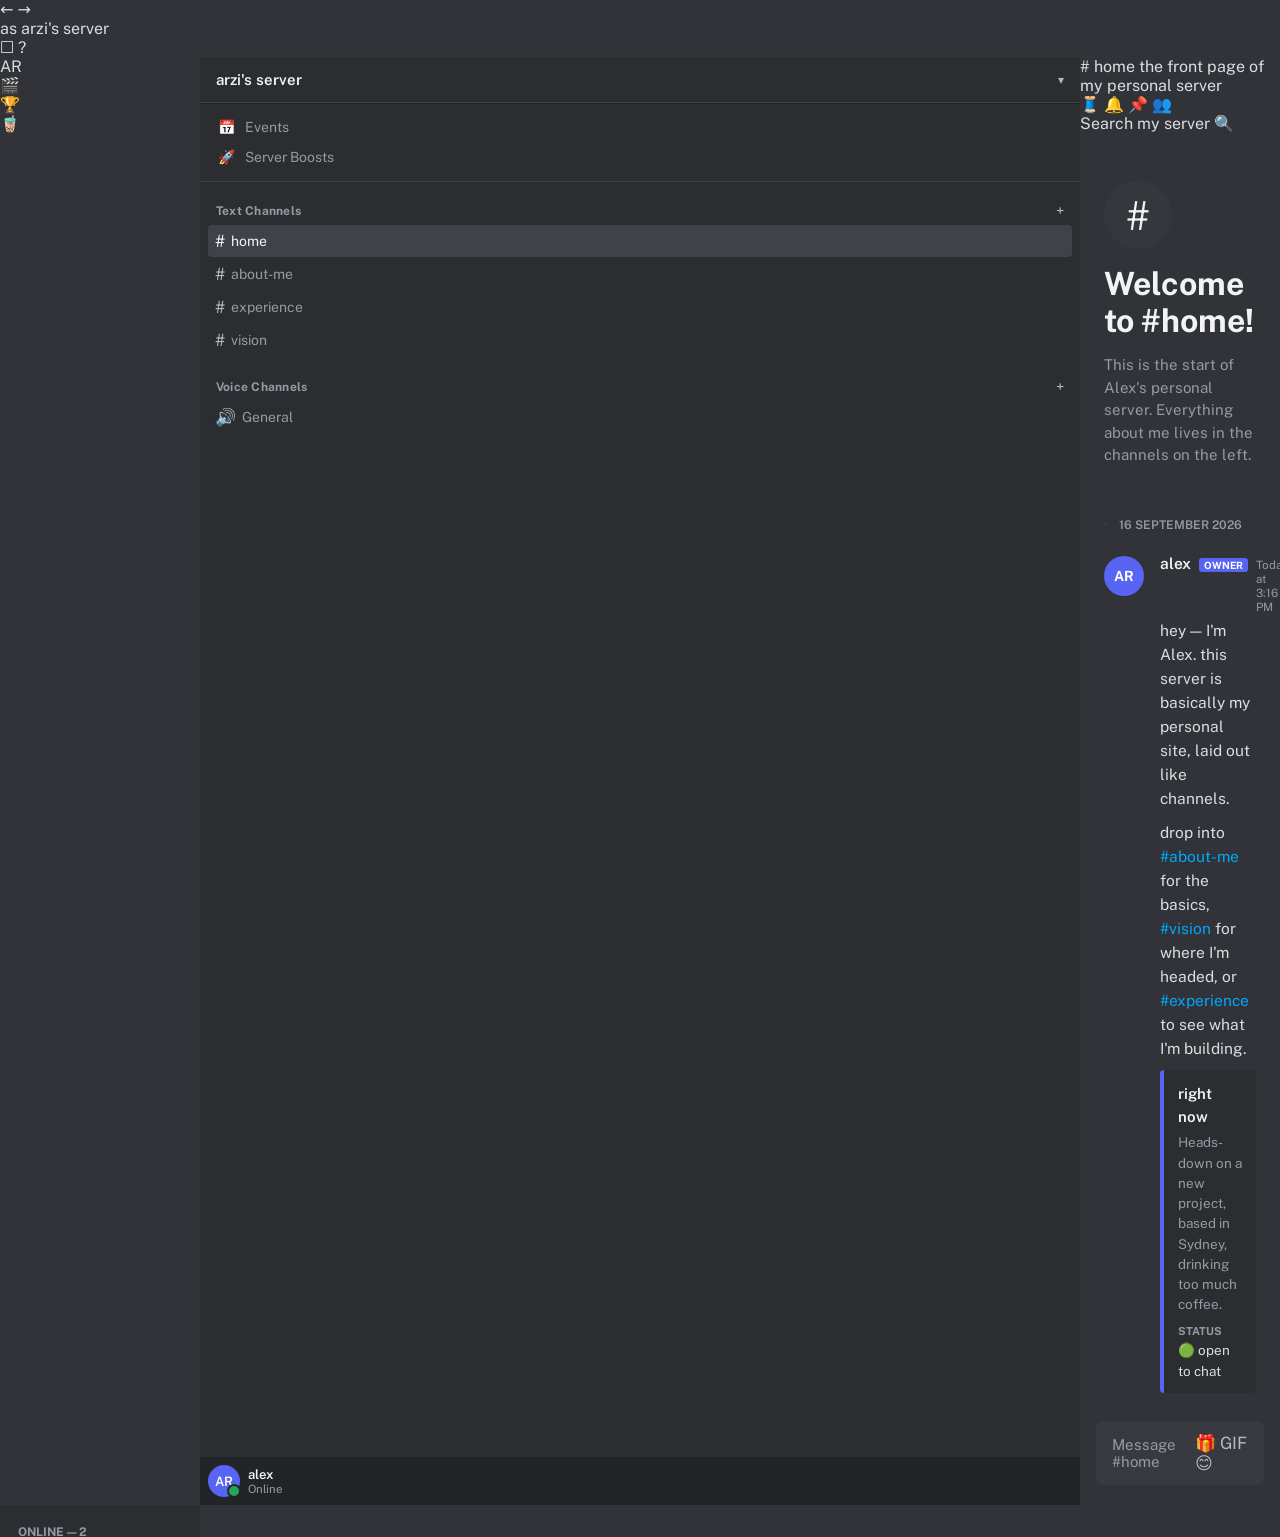
<file: index.html>
<!DOCTYPE html>
<html lang="en">
<head>
<meta charset="UTF-8">
<meta name="viewport" content="width=device-width, initial-scale=1.0">
<title>arzi's server — #home</title>
<link rel="preconnect" href="https://fonts.googleapis.com">
<link rel="preconnect" href="https://fonts.gstatic.com" crossorigin>
<link href="https://fonts.googleapis.com/css2?family=Ginto:wght@400;500;600;700&family=Public+Sans:wght@400;500;600;700&display=swap" rel="stylesheet">
<link rel="stylesheet" href="style.css">
</head>
<body>

<!-- WINDOW CHROME -->
<div class="window-bar">
  <div class="traffic">
    <span class="dot red"></span>
    <span class="dot yellow"></span>
    <span class="dot green"></span>
  </div>
  <div class="nav-arrows">
    <span>&#8592;</span>
    <span>&#8594;</span>
  </div>
  <div class="title-pill">
    <span class="mini-avatar">as</span>
    <span>arzi's server</span>
  </div>
  <div class="right-icons">
    <span title="Inbox">&#9744;</span>
    <span title="Help">?</span>
  </div>
</div>

<div class="mobile-bar">
  <button id="openSidebar" aria-label="Open channels">☰</button>
  <span class="hash" style="color:var(--icon);font-size:18px;">#</span>
  <span class="mcname">home</span>
</div>

<div class="sidebar-overlay" id="overlay"></div>

<div class="app">

  <!-- SERVER RAIL -->
  <nav class="server-rail" aria-label="Servers">
    <div class="server-icon active" title="arzi's server">AR</div>
    <div class="server-divider"></div>
    <div class="server-icon" title="other server">🎬</div>
    <div class="server-icon" title="other server">🏆</div>
    <div class="server-icon" title="other server">🧋</div>
  </nav>

  <!-- CHANNEL SIDEBAR -->
  <nav class="channel-sidebar" id="channelSidebar">
    <div class="server-header">
      <span>arzi's server</span>
      <div class="server-header-icons">
        <span class="chev">▾</span>
      </div>
    </div>

    <div class="rail-links">
      <a class="rail-link" href="#"><span class="rl-icon">📅</span> Events</a>
      <a class="rail-link" href="#"><span class="rl-icon">🚀</span> Server Boosts</a>
    </div>

    <div class="channel-list" aria-label="Channels">
      <div class="category-label">
        <span>Text Channels</span>
        <span class="cat-plus">+</span>
      </div>
      <a class="channel-item" href="index.html" aria-current="true">
        <span class="hash">#</span> home
      </a>
      <a class="channel-item" href="about-me.html">
        <span class="hash">#</span> about-me
      </a>
      <a class="channel-item" href="experience.html">
        <span class="hash">#</span> experience
      </a>
      <a class="channel-item" href="vision.html">
        <span class="hash">#</span> vision
      </a>

      <div class="category-label" style="margin-top:16px;">
        <span>Voice Channels</span>
        <span class="cat-plus">+</span>
      </div>
      <div class="channel-item voice-item">
        <span class="hash">🔊</span> General
      </div>
    </div>
    <div class="user-footer">
      <div class="user-avatar">AR</div>
      <div>
        <div class="uname">alex</div>
        <div class="ustatus">Online</div>
      </div>
    </div>
  </nav>

  <!-- MAIN -->
  <div class="main">
    <div class="top-bar">
      <span class="hash">#</span>
      <span class="cname">home</span>
      <span class="topic">the front page of my personal server</span>
      <div class="top-bar-icons">
        <span class="tb-icon" title="Threads">🧵</span>
        <span class="tb-icon" title="Notifications">🔔</span>
        <span class="tb-icon" title="Pinned messages">📌</span>
        <span class="tb-icon" title="Members">👥</span>
        <div class="search-box">
          <span>Search my server</span>
          <span class="search-icon">🔍</span>
        </div>
      </div>
    </div>

    <div class="chat-scroll">
      <section class="panel active">
<div class="channel-intro">
          <div class="big-hash">#</div>
          <h1>Welcome to #home!</h1>
          <p>This is the start of Alex's personal server. Everything about me lives in the channels on the left.</p>
        </div>

        <div class="day-divider">16 SEPTEMBER 2026</div>

        <div class="message">
          <div class="msg-avatar">AR</div>
          <div class="msg-body">
            <div class="msg-head">
              <span class="msg-name">alex</span>
              <span class="msg-badge">OWNER</span>
              <span class="msg-time">Today at 3:16 PM</span>
            </div>
            <div class="msg-text">
              <p>hey — I'm Alex. this server is basically my personal site, laid out like channels.</p>
              <p>drop into <a href="about-me.html">#about-me</a> for the basics, <a href="vision.html">#vision</a> for where I'm headed, or <a href="experience.html">#experience</a> to see what I'm building.</p>
              <div class="embed">
                <div class="e-title">right now</div>
                <div class="e-desc">Heads-down on a new project, based in Sydney, drinking too much coffee.</div>
                <div class="e-field">
                  <div class="fk">STATUS</div>
                  <div class="fv">🟢 open to chat</div>
                </div>
              </div>
            </div>
          </div>
        </div>
      </section>
    </div>

    <div class="composer">
      <div class="composer-box">
        <span>Message #home</span>
        <span class="composer-icons">🎁 GIF 😊</span>
      </div>
    </div>
  </div>

  <!-- MEMBERS -->
  <aside class="members">
    <div class="glabel">ONLINE — 2</div>
    <div class="member">
      <div class="mav">AR</div>
      <div class="mtext">
        <div><span class="mname">alex</span><span class="mrole">👑</span></div>
        <div class="mstatus">🎵 building this site</div>
      </div>
    </div>
    <div class="member">
      <div class="mav bot">🎵</div>
      <div class="mtext">
        <div><span class="mname">Playlist</span><span class="mtag">APP</span></div>
      </div>
    </div>
  </aside>

</div>

<script src="script.js"></script>

</body>
</html>
</file>
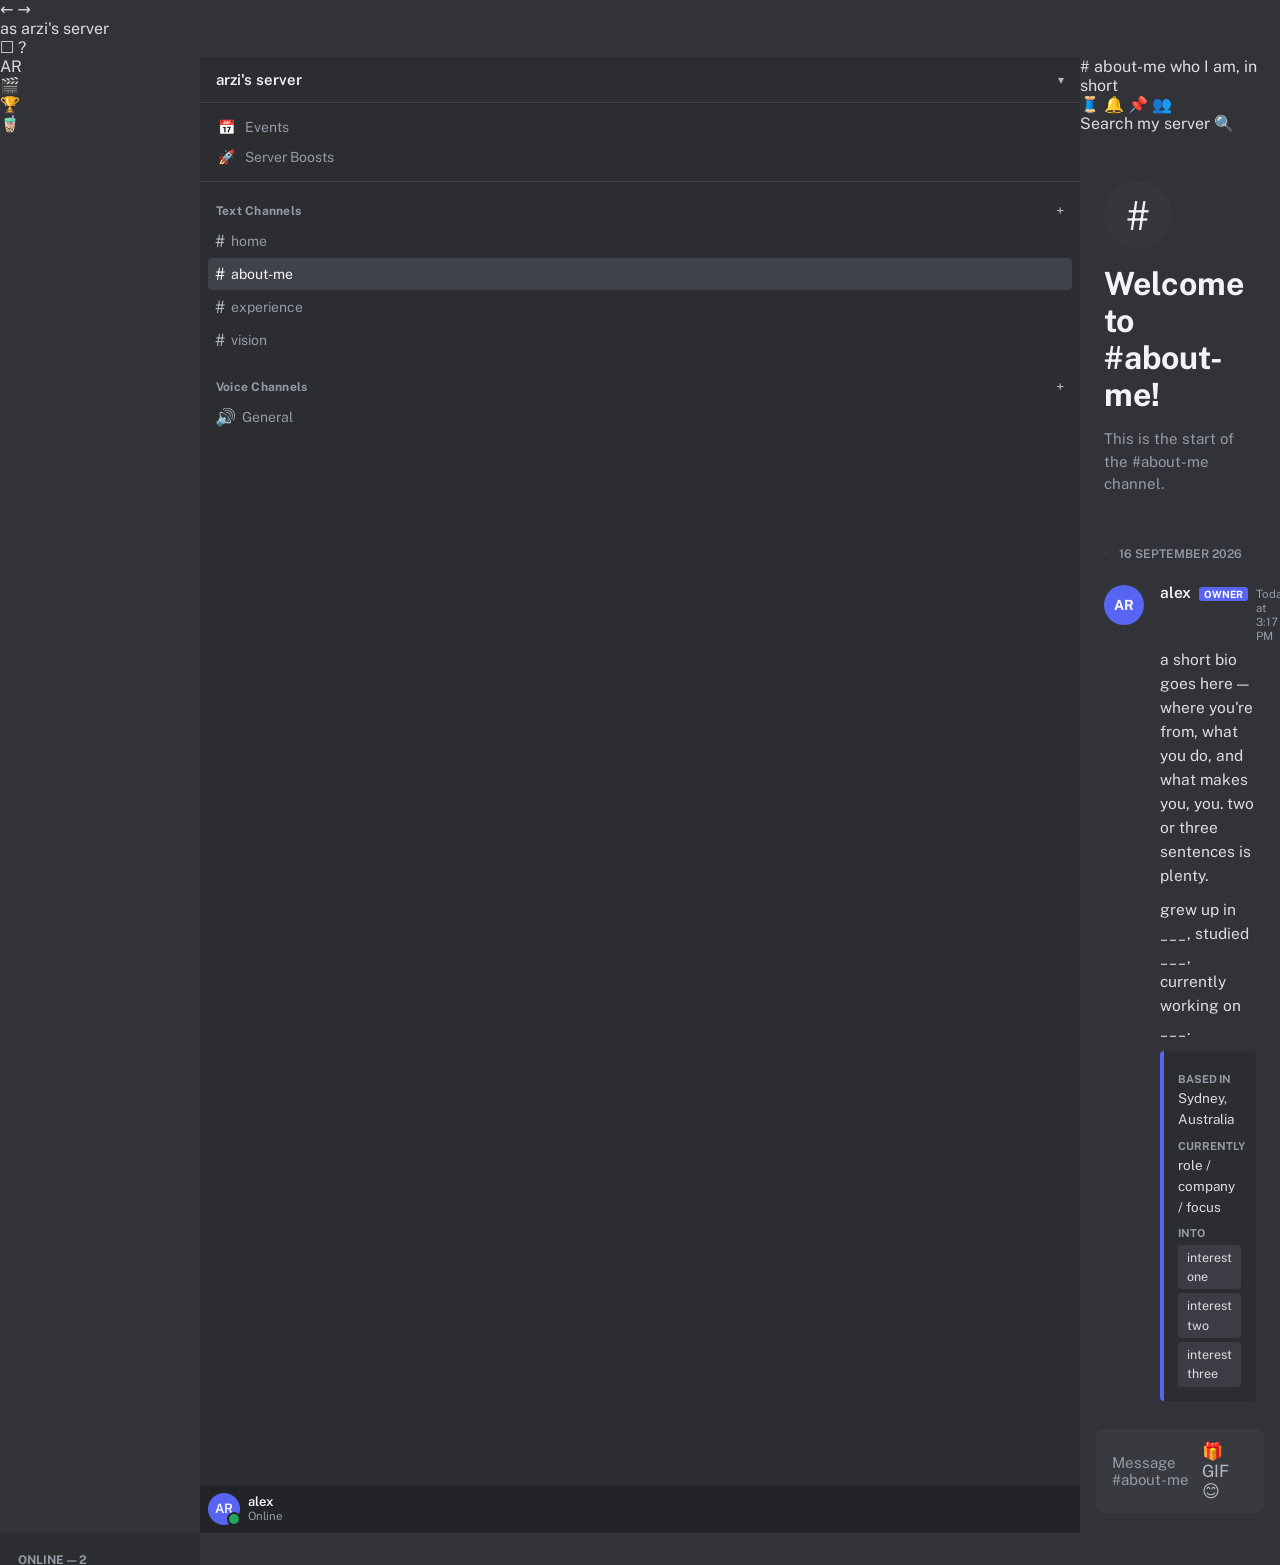
<file: about-me.html>
<!DOCTYPE html>
<html lang="en">
<head>
<meta charset="UTF-8">
<meta name="viewport" content="width=device-width, initial-scale=1.0">
<title>arzi's server — #about-me</title>
<link rel="preconnect" href="https://fonts.googleapis.com">
<link rel="preconnect" href="https://fonts.gstatic.com" crossorigin>
<link href="https://fonts.googleapis.com/css2?family=Ginto:wght@400;500;600;700&family=Public+Sans:wght@400;500;600;700&display=swap" rel="stylesheet">
<link rel="stylesheet" href="style.css">
</head>
<body>

<!-- WINDOW CHROME -->
<div class="window-bar">
  <div class="traffic">
    <span class="dot red"></span>
    <span class="dot yellow"></span>
    <span class="dot green"></span>
  </div>
  <div class="nav-arrows">
    <span>&#8592;</span>
    <span>&#8594;</span>
  </div>
  <div class="title-pill">
    <span class="mini-avatar">as</span>
    <span>arzi's server</span>
  </div>
  <div class="right-icons">
    <span title="Inbox">&#9744;</span>
    <span title="Help">?</span>
  </div>
</div>

<div class="mobile-bar">
  <button id="openSidebar" aria-label="Open channels">☰</button>
  <span class="hash" style="color:var(--icon);font-size:18px;">#</span>
  <span class="mcname">about-me</span>
</div>

<div class="sidebar-overlay" id="overlay"></div>

<div class="app">

  <!-- SERVER RAIL -->
  <nav class="server-rail" aria-label="Servers">
    <div class="server-icon active" title="arzi's server">AR</div>
    <div class="server-divider"></div>
    <div class="server-icon" title="other server">🎬</div>
    <div class="server-icon" title="other server">🏆</div>
    <div class="server-icon" title="other server">🧋</div>
  </nav>

  <!-- CHANNEL SIDEBAR -->
  <nav class="channel-sidebar" id="channelSidebar">
    <div class="server-header">
      <span>arzi's server</span>
      <div class="server-header-icons">
        <span class="chev">▾</span>
      </div>
    </div>

    <div class="rail-links">
      <a class="rail-link" href="#"><span class="rl-icon">📅</span> Events</a>
      <a class="rail-link" href="#"><span class="rl-icon">🚀</span> Server Boosts</a>
    </div>

    <div class="channel-list" aria-label="Channels">
      <div class="category-label">
        <span>Text Channels</span>
        <span class="cat-plus">+</span>
      </div>
      <a class="channel-item" href="index.html">
        <span class="hash">#</span> home
      </a>
      <a class="channel-item" href="about-me.html" aria-current="true">
        <span class="hash">#</span> about-me
      </a>
      <a class="channel-item" href="experience.html">
        <span class="hash">#</span> experience
      </a>
      <a class="channel-item" href="vision.html">
        <span class="hash">#</span> vision
      </a>

      <div class="category-label" style="margin-top:16px;">
        <span>Voice Channels</span>
        <span class="cat-plus">+</span>
      </div>
      <div class="channel-item voice-item">
        <span class="hash">🔊</span> General
      </div>
    </div>
    <div class="user-footer">
      <div class="user-avatar">AR</div>
      <div>
        <div class="uname">alex</div>
        <div class="ustatus">Online</div>
      </div>
    </div>
  </nav>

  <!-- MAIN -->
  <div class="main">
    <div class="top-bar">
      <span class="hash">#</span>
      <span class="cname">about-me</span>
      <span class="topic">who I am, in short</span>
      <div class="top-bar-icons">
        <span class="tb-icon" title="Threads">🧵</span>
        <span class="tb-icon" title="Notifications">🔔</span>
        <span class="tb-icon" title="Pinned messages">📌</span>
        <span class="tb-icon" title="Members">👥</span>
        <div class="search-box">
          <span>Search my server</span>
          <span class="search-icon">🔍</span>
        </div>
      </div>
    </div>

    <div class="chat-scroll">
      <section class="panel active">
<div class="channel-intro">
          <div class="big-hash">#</div>
          <h1>Welcome to #about-me!</h1>
          <p>This is the start of the #about-me channel.</p>
        </div>

        <div class="day-divider">16 SEPTEMBER 2026</div>

        <div class="message">
          <div class="msg-avatar">AR</div>
          <div class="msg-body">
            <div class="msg-head">
              <span class="msg-name">alex</span>
              <span class="msg-badge">OWNER</span>
              <span class="msg-time">Today at 3:17 PM</span>
            </div>
            <div class="msg-text">
              <p>a short bio goes here — where you're from, what you do, and what makes you, you. two or three sentences is plenty.</p>
              <p>grew up in ___, studied ___, currently working on ___.</p>
              <div class="embed">
                <div class="e-field">
                  <div class="fk">BASED IN</div>
                  <div class="fv">Sydney, Australia</div>
                </div>
                <div class="e-field">
                  <div class="fk">CURRENTLY</div>
                  <div class="fv">role / company / focus</div>
                </div>
                <div class="e-field">
                  <div class="fk">INTO</div>
                  <div class="fv">
                    <span class="pill-tag">interest one</span>
                    <span class="pill-tag">interest two</span>
                    <span class="pill-tag">interest three</span>
                  </div>
                </div>
              </div>
            </div>
          </div>
        </div>
      </section>
    </div>

    <div class="composer">
      <div class="composer-box">
        <span>Message #about-me</span>
        <span class="composer-icons">🎁 GIF 😊</span>
      </div>
    </div>
  </div>

  <!-- MEMBERS -->
  <aside class="members">
    <div class="glabel">ONLINE — 2</div>
    <div class="member">
      <div class="mav">AR</div>
      <div class="mtext">
        <div><span class="mname">alex</span><span class="mrole">👑</span></div>
        <div class="mstatus">🎵 building this site</div>
      </div>
    </div>
    <div class="member">
      <div class="mav bot">🎵</div>
      <div class="mtext">
        <div><span class="mname">Playlist</span><span class="mtag">APP</span></div>
      </div>
    </div>
  </aside>

</div>

<script src="script.js"></script>

</body>
</html>
</file>
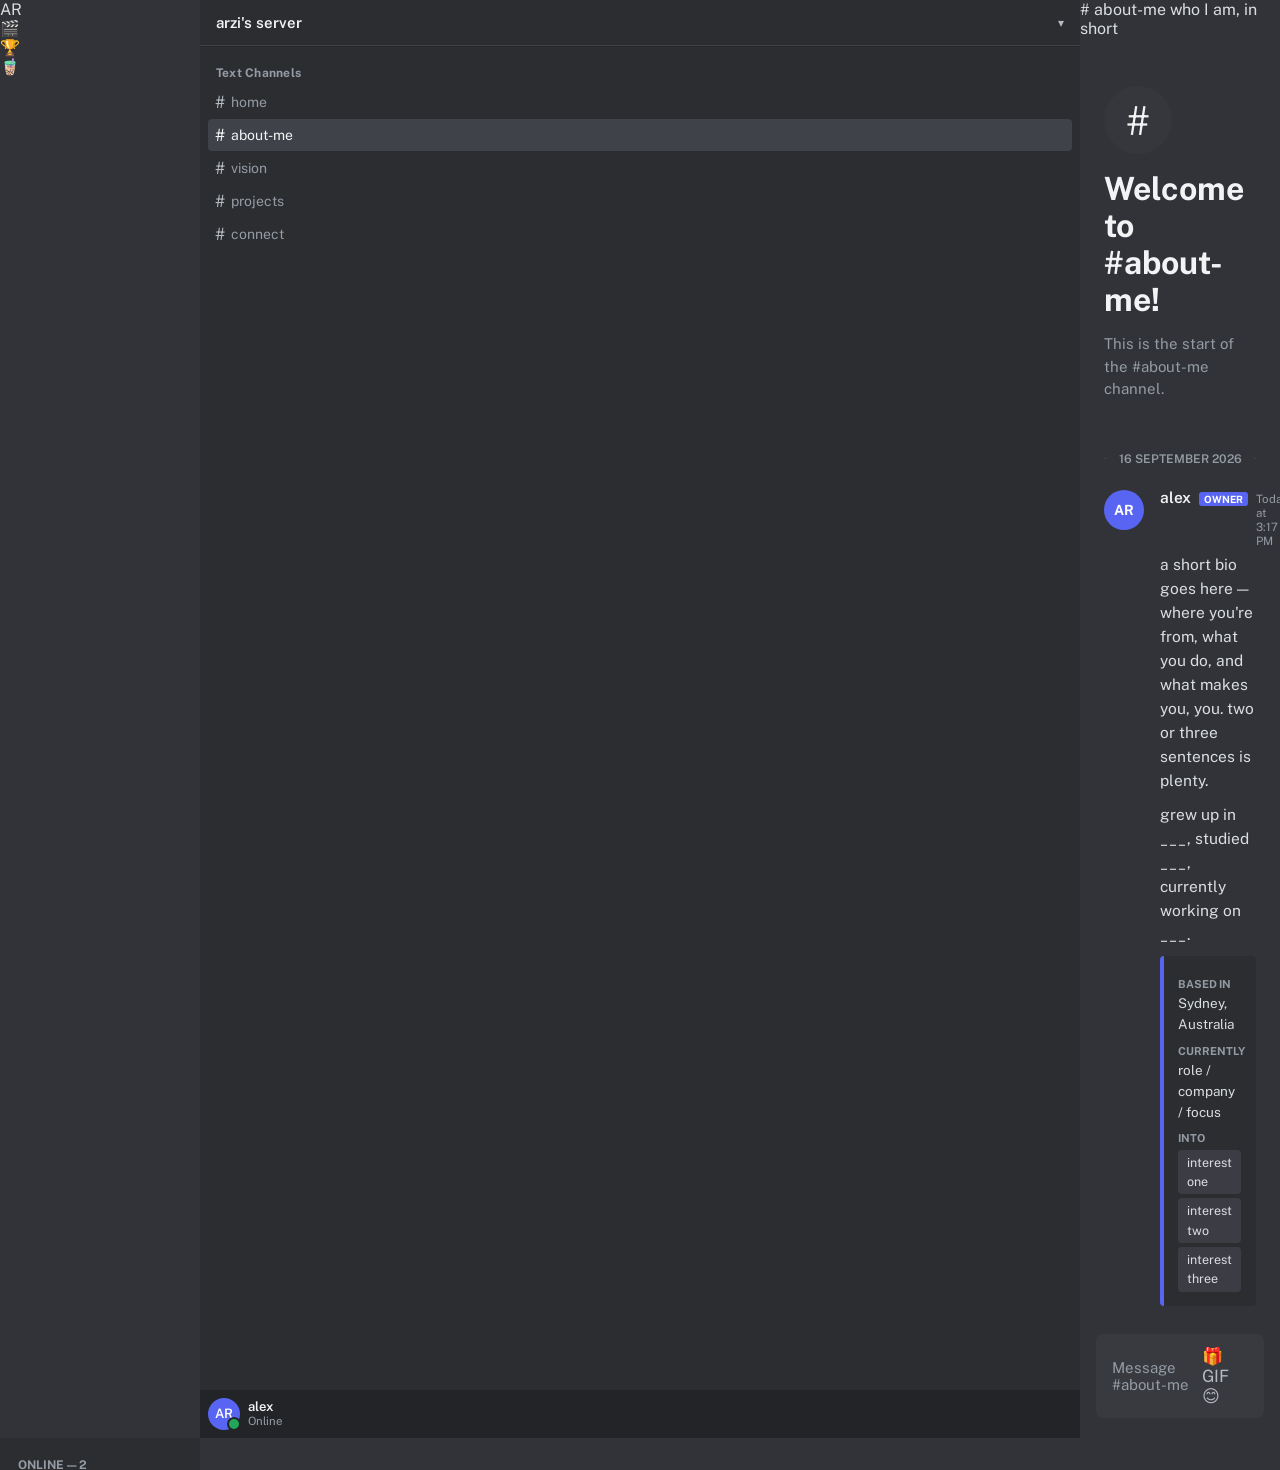
<file: about.html>
<!DOCTYPE html>
<html lang="en">
<head>
<meta charset="UTF-8">
<meta name="viewport" content="width=device-width, initial-scale=1.0">
<title>arzi's server — #about-me</title>
<link rel="preconnect" href="https://fonts.googleapis.com">
<link rel="preconnect" href="https://fonts.gstatic.com" crossorigin>
<link href="https://fonts.googleapis.com/css2?family=Ginto:wght@400;500;600;700&family=Public+Sans:wght@400;500;600;700&display=swap" rel="stylesheet">
<link rel="stylesheet" href="style.css">
</head>
<body>

<div class="mobile-bar">
  <button id="openSidebar" aria-label="Open channels">☰</button>
  <span class="hash" style="color:var(--icon);font-size:18px;">#</span>
  <span class="mcname">about-me</span>
</div>

<div class="sidebar-overlay" id="overlay"></div>

<div class="app">

  <!-- SERVER RAIL -->
  <nav class="server-rail" aria-label="Servers">
    <div class="server-icon active" title="arzi's server">AR</div>
    <div class="server-divider"></div>
    <div class="server-icon" title="other server">🎬</div>
    <div class="server-icon" title="other server">🏆</div>
    <div class="server-icon" title="other server">🧋</div>
  </nav>

  <!-- CHANNEL SIDEBAR -->
  <nav class="channel-sidebar" id="channelSidebar">
    <div class="server-header">
      arzi's server <span class="chev">▾</span>
    </div>
    <div class="channel-list" aria-label="Channels">
      <div class="category-label">Text Channels</div>
      <a class="channel-item" href="index.html">
        <span class="hash">#</span> home
      </a>
      <a class="channel-item" href="about-me.html" aria-current="true">
        <span class="hash">#</span> about-me
      </a>
      <a class="channel-item" href="vision.html">
        <span class="hash">#</span> vision
      </a>
      <a class="channel-item" href="projects.html">
        <span class="hash">#</span> projects
      </a>
      <a class="channel-item" href="connect.html">
        <span class="hash">#</span> connect
      </a>
    </div>
    <div class="user-footer">
      <div class="user-avatar">AR</div>
      <div>
        <div class="uname">alex</div>
        <div class="ustatus">Online</div>
      </div>
    </div>
  </nav>

  <!-- MAIN -->
  <div class="main">
    <div class="top-bar">
      <span class="hash">#</span>
      <span class="cname">about-me</span>
      <span class="topic">who I am, in short</span>
    </div>

    <div class="chat-scroll">
      <section class="panel active">
<div class="channel-intro">
          <div class="big-hash">#</div>
          <h1>Welcome to #about-me!</h1>
          <p>This is the start of the #about-me channel.</p>
        </div>

        <div class="day-divider">16 SEPTEMBER 2026</div>

        <div class="message">
          <div class="msg-avatar">AR</div>
          <div class="msg-body">
            <div class="msg-head">
              <span class="msg-name">alex</span>
              <span class="msg-badge">OWNER</span>
              <span class="msg-time">Today at 3:17 PM</span>
            </div>
            <div class="msg-text">
              <p>a short bio goes here — where you're from, what you do, and what makes you, you. two or three sentences is plenty.</p>
              <p>grew up in ___, studied ___, currently working on ___.</p>
              <div class="embed">
                <div class="e-field">
                  <div class="fk">BASED IN</div>
                  <div class="fv">Sydney, Australia</div>
                </div>
                <div class="e-field">
                  <div class="fk">CURRENTLY</div>
                  <div class="fv">role / company / focus</div>
                </div>
                <div class="e-field">
                  <div class="fk">INTO</div>
                  <div class="fv">
                    <span class="pill-tag">interest one</span>
                    <span class="pill-tag">interest two</span>
                    <span class="pill-tag">interest three</span>
                  </div>
                </div>
              </div>
            </div>
          </div>
        </div>
      </section>
    </div>

    <div class="composer">
      <div class="composer-box">
        <span>Message #about-me</span>
        <span class="composer-icons">🎁 GIF 😊</span>
      </div>
    </div>
  </div>

  <!-- MEMBERS -->
  <aside class="members">
    <div class="glabel">ONLINE — 2</div>
    <div class="member">
      <div class="mav">AR</div>
      <div><span class="mname">alex</span><span class="mrole">👑</span></div>
    </div>
    <div class="member">
      <div class="mav bot">🎵</div>
      <div><span class="mname">Playlist</span><span class="mtag">APP</span></div>
    </div>
  </aside>

</div>

<script src="script.js"></script>

</body>
</html>
</file>
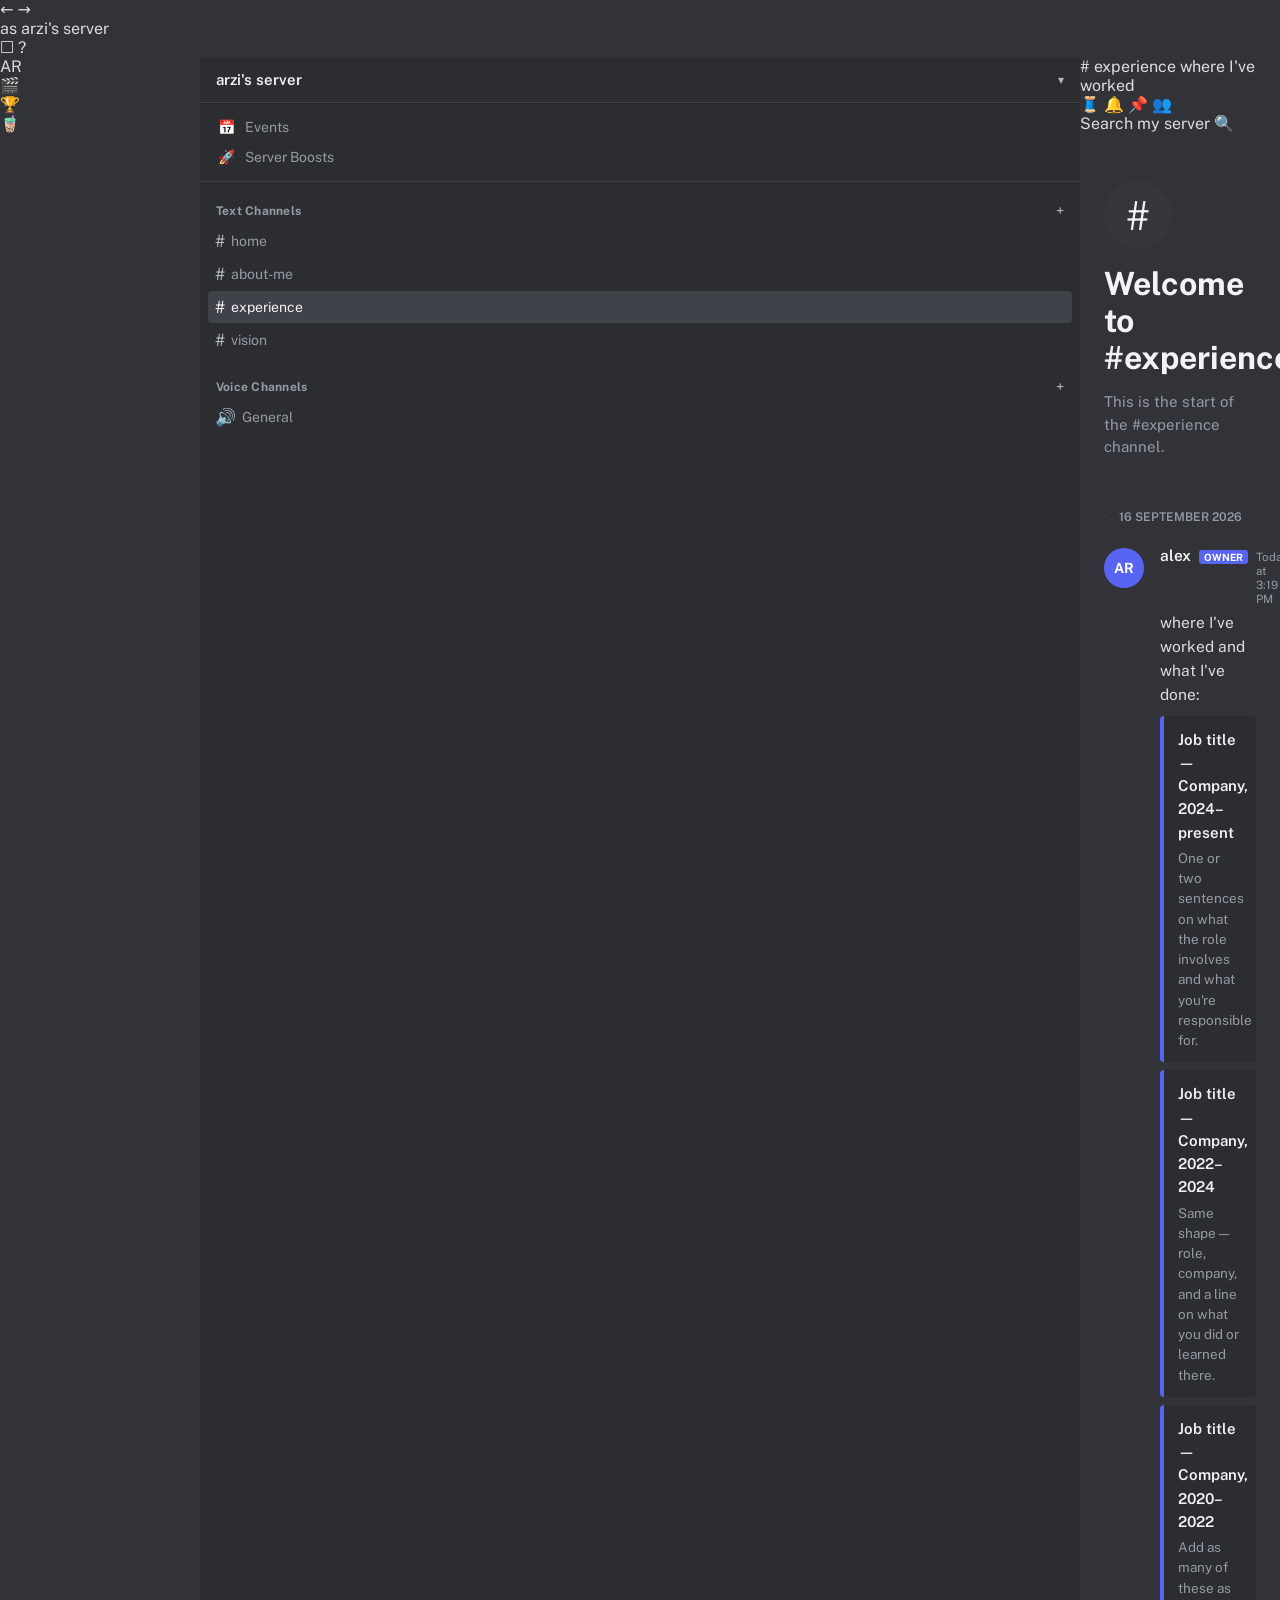
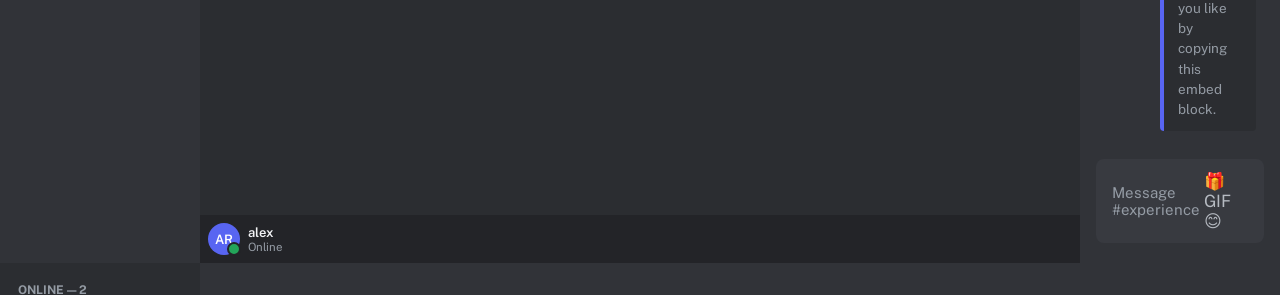
<file: experience.html>
<!DOCTYPE html>
<html lang="en">
<head>
<meta charset="UTF-8">
<meta name="viewport" content="width=device-width, initial-scale=1.0">
<title>arzi's server — #experience</title>
<link rel="preconnect" href="https://fonts.googleapis.com">
<link rel="preconnect" href="https://fonts.gstatic.com" crossorigin>
<link href="https://fonts.googleapis.com/css2?family=Ginto:wght@400;500;600;700&family=Public+Sans:wght@400;500;600;700&display=swap" rel="stylesheet">
<link rel="stylesheet" href="style.css">
</head>
<body>

<!-- WINDOW CHROME -->
<div class="window-bar">
  <div class="traffic">
    <span class="dot red"></span>
    <span class="dot yellow"></span>
    <span class="dot green"></span>
  </div>
  <div class="nav-arrows">
    <span>&#8592;</span>
    <span>&#8594;</span>
  </div>
  <div class="title-pill">
    <span class="mini-avatar">as</span>
    <span>arzi's server</span>
  </div>
  <div class="right-icons">
    <span title="Inbox">&#9744;</span>
    <span title="Help">?</span>
  </div>
</div>

<div class="mobile-bar">
  <button id="openSidebar" aria-label="Open channels">☰</button>
  <span class="hash" style="color:var(--icon);font-size:18px;">#</span>
  <span class="mcname">experience</span>
</div>

<div class="sidebar-overlay" id="overlay"></div>

<div class="app">

  <!-- SERVER RAIL -->
  <nav class="server-rail" aria-label="Servers">
    <div class="server-icon active" title="arzi's server">AR</div>
    <div class="server-divider"></div>
    <div class="server-icon" title="other server">🎬</div>
    <div class="server-icon" title="other server">🏆</div>
    <div class="server-icon" title="other server">🧋</div>
  </nav>

  <!-- CHANNEL SIDEBAR -->
  <nav class="channel-sidebar" id="channelSidebar">
    <div class="server-header">
      <span>arzi's server</span>
      <div class="server-header-icons">
        <span class="chev">▾</span>
      </div>
    </div>

    <div class="rail-links">
      <a class="rail-link" href="#"><span class="rl-icon">📅</span> Events</a>
      <a class="rail-link" href="#"><span class="rl-icon">🚀</span> Server Boosts</a>
    </div>

    <div class="channel-list" aria-label="Channels">
      <div class="category-label">
        <span>Text Channels</span>
        <span class="cat-plus">+</span>
      </div>
      <a class="channel-item" href="index.html">
        <span class="hash">#</span> home
      </a>
      <a class="channel-item" href="about-me.html">
        <span class="hash">#</span> about-me
      </a>
      <a class="channel-item" href="experience.html" aria-current="true">
        <span class="hash">#</span> experience
      </a>
      <a class="channel-item" href="vision.html">
        <span class="hash">#</span> vision
      </a>

      <div class="category-label" style="margin-top:16px;">
        <span>Voice Channels</span>
        <span class="cat-plus">+</span>
      </div>
      <div class="channel-item voice-item">
        <span class="hash">🔊</span> General
      </div>
    </div>
    <div class="user-footer">
      <div class="user-avatar">AR</div>
      <div>
        <div class="uname">alex</div>
        <div class="ustatus">Online</div>
      </div>
    </div>
  </nav>

  <!-- MAIN -->
  <div class="main">
    <div class="top-bar">
      <span class="hash">#</span>
      <span class="cname">experience</span>
      <span class="topic">where I've worked</span>
      <div class="top-bar-icons">
        <span class="tb-icon" title="Threads">🧵</span>
        <span class="tb-icon" title="Notifications">🔔</span>
        <span class="tb-icon" title="Pinned messages">📌</span>
        <span class="tb-icon" title="Members">👥</span>
        <div class="search-box">
          <span>Search my server</span>
          <span class="search-icon">🔍</span>
        </div>
      </div>
    </div>

    <div class="chat-scroll">
      <section class="panel active">
<div class="channel-intro">
          <div class="big-hash">#</div>
          <h1>Welcome to #experience!</h1>
          <p>This is the start of the #experience channel.</p>
        </div>

        <div class="day-divider">16 SEPTEMBER 2026</div>

        <div class="message">
          <div class="msg-avatar">AR</div>
          <div class="msg-body">
            <div class="msg-head">
              <span class="msg-name">alex</span>
              <span class="msg-badge">OWNER</span>
              <span class="msg-time">Today at 3:19 PM</span>
            </div>
            <div class="msg-text">
              <p>where I've worked and what I've done:</p>
              <div class="embed">
                <div class="e-title">Job title — Company, 2024–present</div>
                <div class="e-desc">One or two sentences on what the role involves and what you're responsible for.</div>
              </div>
              <div class="embed">
                <div class="e-title">Job title — Company, 2022–2024</div>
                <div class="e-desc">Same shape — role, company, and a line on what you did or learned there.</div>
              </div>
              <div class="embed">
                <div class="e-title">Job title — Company, 2020–2022</div>
                <div class="e-desc">Add as many of these as you like by copying this embed block.</div>
              </div>
            </div>
          </div>
        </div>
      </section>
    </div>

    <div class="composer">
      <div class="composer-box">
        <span>Message #experience</span>
        <span class="composer-icons">🎁 GIF 😊</span>
      </div>
    </div>
  </div>

  <!-- MEMBERS -->
  <aside class="members">
    <div class="glabel">ONLINE — 2</div>
    <div class="member">
      <div class="mav">AR</div>
      <div class="mtext">
        <div><span class="mname">alex</span><span class="mrole">👑</span></div>
        <div class="mstatus">🎵 building this site</div>
      </div>
    </div>
    <div class="member">
      <div class="mav bot">🎵</div>
      <div class="mtext">
        <div><span class="mname">Playlist</span><span class="mtag">APP</span></div>
      </div>
    </div>
  </aside>

</div>

<script src="script.js"></script>

</body>
</html>
</file>
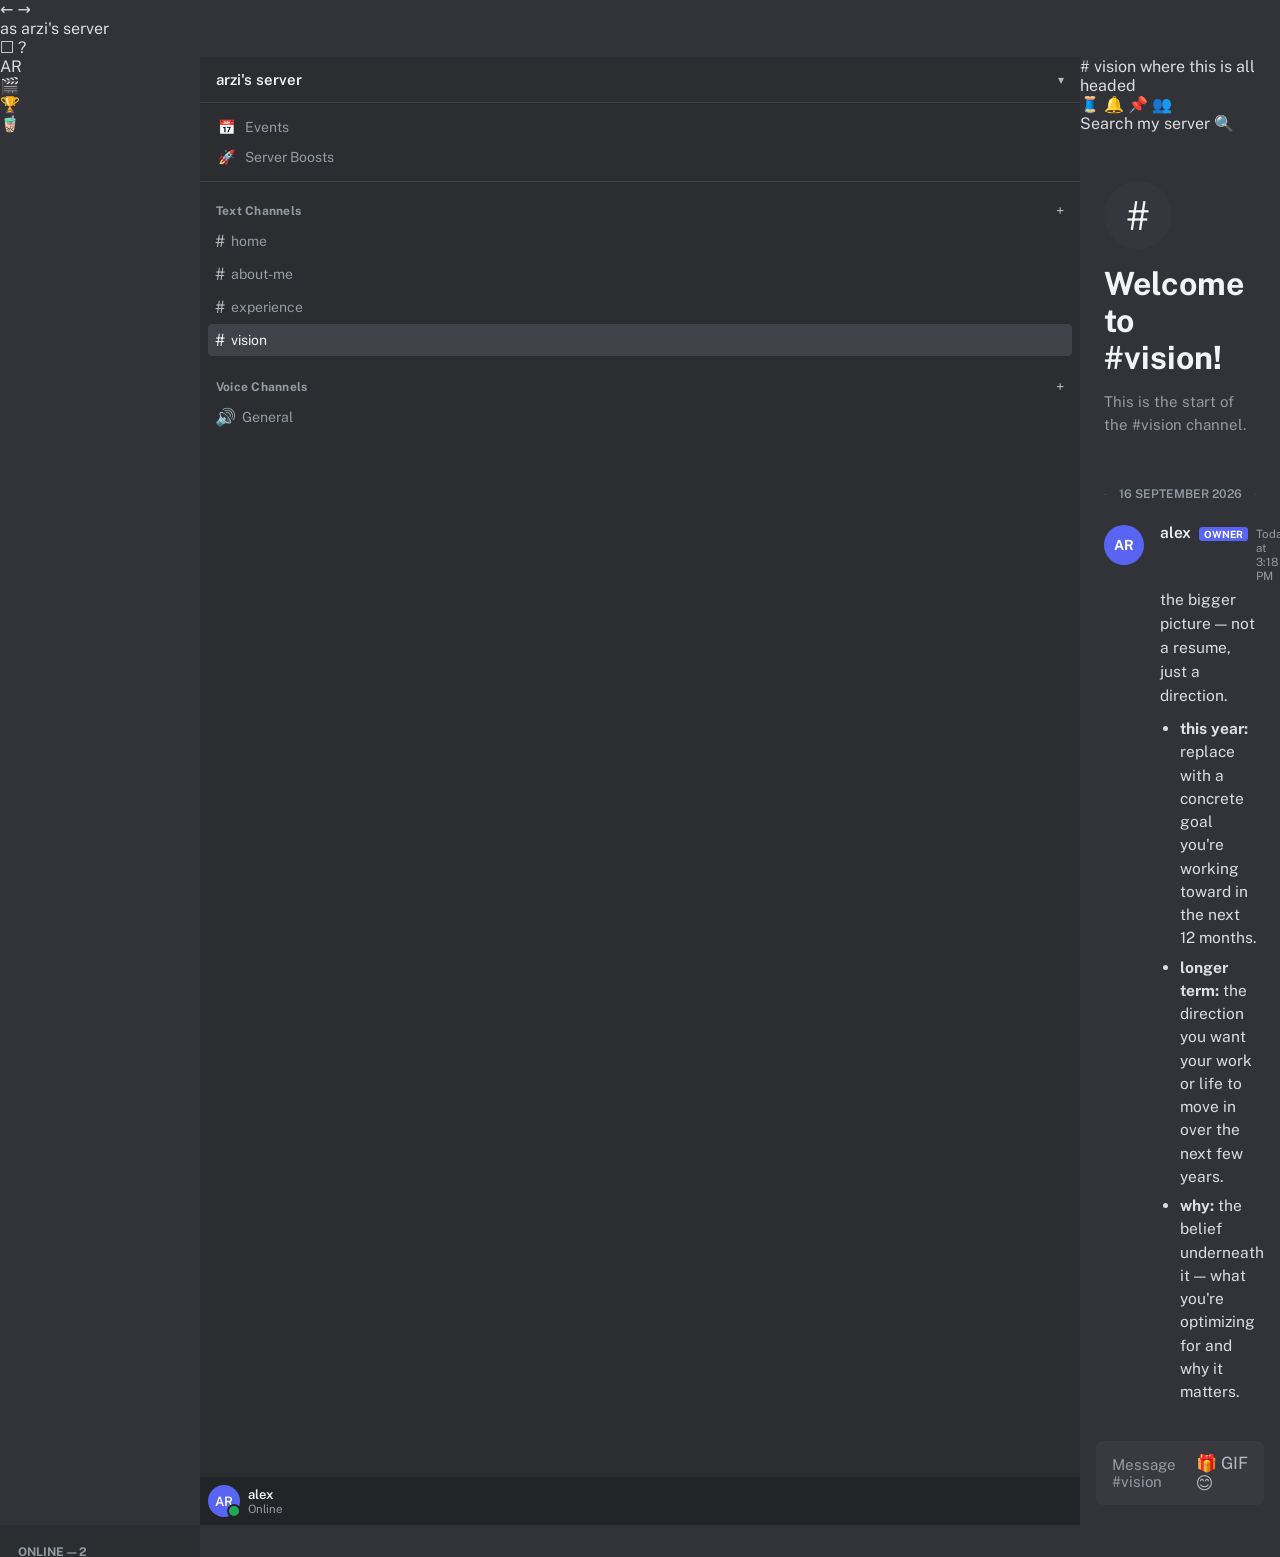
<file: vision.html>
<!DOCTYPE html>
<html lang="en">
<head>
<meta charset="UTF-8">
<meta name="viewport" content="width=device-width, initial-scale=1.0">
<title>arzi's server — #vision</title>
<link rel="preconnect" href="https://fonts.googleapis.com">
<link rel="preconnect" href="https://fonts.gstatic.com" crossorigin>
<link href="https://fonts.googleapis.com/css2?family=Ginto:wght@400;500;600;700&family=Public+Sans:wght@400;500;600;700&display=swap" rel="stylesheet">
<link rel="stylesheet" href="style.css">
</head>
<body>

<!-- WINDOW CHROME -->
<div class="window-bar">
  <div class="traffic">
    <span class="dot red"></span>
    <span class="dot yellow"></span>
    <span class="dot green"></span>
  </div>
  <div class="nav-arrows">
    <span>&#8592;</span>
    <span>&#8594;</span>
  </div>
  <div class="title-pill">
    <span class="mini-avatar">as</span>
    <span>arzi's server</span>
  </div>
  <div class="right-icons">
    <span title="Inbox">&#9744;</span>
    <span title="Help">?</span>
  </div>
</div>

<div class="mobile-bar">
  <button id="openSidebar" aria-label="Open channels">☰</button>
  <span class="hash" style="color:var(--icon);font-size:18px;">#</span>
  <span class="mcname">vision</span>
</div>

<div class="sidebar-overlay" id="overlay"></div>

<div class="app">

  <!-- SERVER RAIL -->
  <nav class="server-rail" aria-label="Servers">
    <div class="server-icon active" title="arzi's server">AR</div>
    <div class="server-divider"></div>
    <div class="server-icon" title="other server">🎬</div>
    <div class="server-icon" title="other server">🏆</div>
    <div class="server-icon" title="other server">🧋</div>
  </nav>

  <!-- CHANNEL SIDEBAR -->
  <nav class="channel-sidebar" id="channelSidebar">
    <div class="server-header">
      <span>arzi's server</span>
      <div class="server-header-icons">
        <span class="chev">▾</span>
      </div>
    </div>

    <div class="rail-links">
      <a class="rail-link" href="#"><span class="rl-icon">📅</span> Events</a>
      <a class="rail-link" href="#"><span class="rl-icon">🚀</span> Server Boosts</a>
    </div>

    <div class="channel-list" aria-label="Channels">
      <div class="category-label">
        <span>Text Channels</span>
        <span class="cat-plus">+</span>
      </div>
      <a class="channel-item" href="index.html">
        <span class="hash">#</span> home
      </a>
      <a class="channel-item" href="about-me.html">
        <span class="hash">#</span> about-me
      </a>
      <a class="channel-item" href="experience.html">
        <span class="hash">#</span> experience
      </a>
      <a class="channel-item" href="vision.html" aria-current="true">
        <span class="hash">#</span> vision
      </a>

      <div class="category-label" style="margin-top:16px;">
        <span>Voice Channels</span>
        <span class="cat-plus">+</span>
      </div>
      <div class="channel-item voice-item">
        <span class="hash">🔊</span> General
      </div>
    </div>
    <div class="user-footer">
      <div class="user-avatar">AR</div>
      <div>
        <div class="uname">alex</div>
        <div class="ustatus">Online</div>
      </div>
    </div>
  </nav>

  <!-- MAIN -->
  <div class="main">
    <div class="top-bar">
      <span class="hash">#</span>
      <span class="cname">vision</span>
      <span class="topic">where this is all headed</span>
      <div class="top-bar-icons">
        <span class="tb-icon" title="Threads">🧵</span>
        <span class="tb-icon" title="Notifications">🔔</span>
        <span class="tb-icon" title="Pinned messages">📌</span>
        <span class="tb-icon" title="Members">👥</span>
        <div class="search-box">
          <span>Search my server</span>
          <span class="search-icon">🔍</span>
        </div>
      </div>
    </div>

    <div class="chat-scroll">
      <section class="panel active">
<div class="channel-intro">
          <div class="big-hash">#</div>
          <h1>Welcome to #vision!</h1>
          <p>This is the start of the #vision channel.</p>
        </div>

        <div class="day-divider">16 SEPTEMBER 2026</div>

        <div class="message">
          <div class="msg-avatar">AR</div>
          <div class="msg-body">
            <div class="msg-head">
              <span class="msg-name">alex</span>
              <span class="msg-badge">OWNER</span>
              <span class="msg-time">Today at 3:18 PM</span>
            </div>
            <div class="msg-text">
              <p>the bigger picture — not a resume, just a direction.</p>
              <ul>
                <li><strong>this year:</strong> replace with a concrete goal you're working toward in the next 12 months.</li>
                <li><strong>longer term:</strong> the direction you want your work or life to move in over the next few years.</li>
                <li><strong>why:</strong> the belief underneath it — what you're optimizing for and why it matters.</li>
              </ul>
            </div>
          </div>
        </div>
      </section>
    </div>

    <div class="composer">
      <div class="composer-box">
        <span>Message #vision</span>
        <span class="composer-icons">🎁 GIF 😊</span>
      </div>
    </div>
  </div>

  <!-- MEMBERS -->
  <aside class="members">
    <div class="glabel">ONLINE — 2</div>
    <div class="member">
      <div class="mav">AR</div>
      <div class="mtext">
        <div><span class="mname">alex</span><span class="mrole">👑</span></div>
        <div class="mstatus">🎵 building this site</div>
      </div>
    </div>
    <div class="member">
      <div class="mav bot">🎵</div>
      <div class="mtext">
        <div><span class="mname">Playlist</span><span class="mtag">APP</span></div>
      </div>
    </div>
  </aside>

</div>

<script src="script.js"></script>

</body>
</html>
</file>
<file: style.css>
:root {
  --sidebar: #2b2d31;
  --main: #313338;
  --card: #2b2d31;
  --hover: #35373c;
  --divider: #3f4147;
  --text: #dbdee1;
  --text-bright: #f2f3f5;
  --text-muted: #949ba4;
  --blurple: #5865f2;
  --green: #23a55a;
  --icon: #b5bac1;
}

* {
  box-sizing: border-box;
}

body {
  margin: 0;
  background: var(--main);
  color: var(--text);
  font-family: 'Public Sans', system-ui, sans-serif;
  -webkit-font-smoothing: antialiased;
  height: 100vh;
  overflow: hidden;
  display: flex;
  flex-direction: column;
}

h1, h2, h3 {
  font-family: 'Ginto', 'Public Sans', sans-serif;
  margin: 0;
}

a {
  color: #00a8fc;
  text-decoration: none;
}

a:hover {
  text-decoration: underline;
}

/* ===== APP ===== */

.app {
  display: grid;
  grid-template-columns: 200px 1fr 200px;
  flex: 1;
  min-height: 0;
}

/* ===== CHANNEL SIDEBAR ===== */

.channel-sidebar {
  background: var(--sidebar);
  display: flex;
  flex-direction: column;
}

.server-header {
  padding: 14px 16px;
  border-bottom: 1px solid var(--divider);
  display: flex;
  align-items: center;
  justify-content: space-between;
  font-weight: 600;
  color: var(--text-bright);
  font-size: 15px;
  box-shadow: 0 1px 0 rgba(0,0,0,0.15);
}

.server-header .chev {
  color: var(--icon);
  font-size: 12px;
}

.server-header-icons {
  display: flex;
  align-items: center;
  gap: 10px;
}

.rail-links {
  padding: 10px 12px;
  display: flex;
  flex-direction: column;
  gap: 2px;
  border-bottom: 1px solid var(--divider);
}

.rail-link {
  display: flex;
  align-items: center;
  gap: 10px;
  padding: 6px 6px;
  border-radius: 4px;
  color: var(--text-muted);
  font-size: 14px;
  text-decoration: none;
}

.rail-link:hover {
  background: var(--hover);
  color: var(--text);
  text-decoration: none;
}

.rail-link .rl-icon {
  font-size: 14px;
}

.channel-list {
  flex: 1;
  padding: 10px 8px;
  overflow-y: auto;
}

.category-label {
  font-size: 12px;
  font-weight: 700;
  letter-spacing: 0.02em;
  color: var(--text-muted);
  padding: 6px 8px;
  margin-top: 4px;
  display: flex;
  align-items: center;
  justify-content: space-between;
}

.cat-plus {
  color: var(--icon);
  font-size: 15px;
  font-weight: 400;
  cursor: pointer;
}

.voice-item {
  color: var(--text-muted);
  cursor: default;
}

.voice-item:hover {
  background: var(--hover);
  color: var(--text);
}

.voice-item .hash {
  font-size: 14px;
}

.channel-item {
  display: flex;
  align-items: center;
  gap: 6px;
  padding: 6px 7px;
  border-radius: 4px;
  color: var(--text-muted);
  font-size: 14px;
  cursor: pointer;
  margin-bottom: 1px;
  border: none;
  background: none;
  width: 100%;
  text-align: left;
  font-family: inherit;
}

.channel-item .hash {
  font-size: 17px;
  color: var(--icon);
  font-weight: 500;
}

.channel-item:hover {
  background: var(--hover);
  color: var(--text);
}

.channel-item[aria-current="true"] {
  background: #404249;
  color: var(--text-bright);
}

.channel-item[aria-current="true"] .hash {
  color: var(--text-bright);
}

/* ===== USER FOOTER ===== */

.user-footer {
  padding: 8px;
  background: #232428;
  display: flex;
  align-items: center;
  gap: 8px;
}

.user-avatar {
  width: 32px;
  height: 32px;
  border-radius: 50%;
  background: var(--blurple);
  display: flex;
  align-items: center;
  justify-content: center;
  font-size: 13px;
  color: #fff;
  font-weight: 600;
  position: relative;
  flex-shrink: 0;
}

.user-avatar::after {
  content: "";
  position: absolute;
  right: -1px;
  bottom: -1px;
  width: 10px;
  height: 10px;
  border-radius: 50%;
  background: var(--green);
  border: 2.5px solid #232428;
}

.user-footer .uname {
  font-size: 13px;
  color: var(--text-bright);
  font-weight: 600;
}

.user-footer .ustatus {
  font-size: 11.5px;
  color: var(--text-muted);
}

/* ===== MAIN ===== */

.main {
  display: flex;
  flex-direction: column;
  min-width: 0;
}

/* ===== CHAT ===== */

.chat-scroll {
  flex: 1;
  overflow-y: auto;
  padding: 24px 24px 8px;
}

.channel-intro {
  padding: 24px 0 20px;
}

.channel-intro .big-hash {
  width: 68px;
  height: 68px;
  border-radius: 50%;
  background: var(--hover);
  display: flex;
  align-items: center;
  justify-content: center;
  font-size: 40px;
  color: var(--text-bright);
  margin-bottom: 16px;
}

.channel-intro h1 {
  font-size: 32px;
  color: var(--text-bright);
  margin-bottom: 8px;
}

.channel-intro p {
  color: var(--text-muted);
  font-size: 15px;
  max-width: 60ch;
  line-height: 1.5;
}

.day-divider {
  display: flex;
  align-items: center;
  gap: 12px;
  color: var(--text-muted);
  font-size: 12px;
  font-weight: 600;
  margin: 16px 0 20px;
}

.day-divider::before,
.day-divider::after {
  content: "";
  flex: 1;
  height: 1px;
  background: var(--divider);
}

.message {
  display: flex;
  gap: 16px;
  padding: 2px 8px;
  margin: 0 -8px 18px;
  border-radius: 6px;
}

.message:hover {
  background: rgba(0,0,0,0.08);
}

.msg-avatar {
  width: 40px;
  height: 40px;
  border-radius: 50%;
  background: var(--blurple);
  display: flex;
  align-items: center;
  justify-content: center;
  font-weight: 700;
  color: #fff;
  font-size: 14px;
  flex-shrink: 0;
  margin-top: 2px;
}

.msg-body {
  min-width: 0;
  flex: 1;
}

.msg-head {
  display: flex;
  align-items: baseline;
  gap: 8px;
  margin-bottom: 4px;
}

.msg-name {
  font-weight: 600;
  color: var(--text-bright);
  font-size: 15.5px;
}

.msg-time {
  font-size: 11.5px;
  color: var(--text-muted);
}

.msg-badge {
  font-size: 10px;
  font-weight: 700;
  background: var(--blurple);
  color: #fff;
  padding: 1px 5px;
  border-radius: 3px;
}

.msg-text {
  color: var(--text);
  font-size: 15.5px;
  line-height: 1.55;
}

.msg-text p {
  margin: 0 0 10px;
}

.msg-text p:last-child {
  margin-bottom: 0;
}

.msg-text ul {
  margin: 6px 0 10px;
  padding-left: 20px;
}

.msg-text li {
  margin-bottom: 6px;
  line-height: 1.5;
}

/* ===== EMBEDS ===== */

.embed {
  border-left: 4px solid var(--blurple);
  background: #2b2d31;
  border-radius: 4px;
  padding: 12px 14px;
  margin-top: 8px;
  max-width: 440px;
}

.embed .e-title {
  font-weight: 600;
  color: var(--text-bright);
  font-size: 15px;
  margin-bottom: 4px;
}

.embed .e-desc {
  color: var(--text-muted);
  font-size: 13.5px;
  line-height: 1.5;
}

.embed .e-field {
  margin-top: 8px;
}

.embed .e-field .fk {
  font-size: 11px;
  font-weight: 700;
  color: var(--text-muted);
  text-transform: none;
}

.embed .e-field .fv {
  font-size: 13.5px;
  color: var(--text);
}

/* ===== TAGS ===== */

.pill-tag {
  display: inline-block;
  background: #3c3d44;
  color: var(--text);
  font-size: 12.5px;
  padding: 3px 9px;
  border-radius: 4px;
  margin: 2px 4px 2px 0;
}

/* ===== LINK EMBEDS ===== */

.link-embed {
  display: inline-flex;
  align-items: center;
  gap: 8px;
  background: #2b2d31;
  border: 1px solid var(--divider);
  border-radius: 6px;
  padding: 8px 12px;
  margin: 4px 8px 4px 0;
  color: var(--text-bright);
  font-size: 13.5px;
  text-decoration: none;
}

.link-embed:hover {
  background: var(--hover);
  text-decoration: none;
}

.link-embed .plat {
  color: var(--text-muted);
  font-size: 11px;
  display: block;
}

/* ===== COMPOSER ===== */

.composer {
  padding: 0 16px 20px;
  flex-shrink: 0;
}

.composer-box {
  background: #383a40;
  border-radius: 8px;
  padding: 12px 16px;
  color: var(--text-muted);
  font-size: 15px;
  display: flex;
  align-items: center;
  justify-content: space-between;
}

.composer-icons {
  display: flex;
  gap: 14px;
  color: var(--icon);
  font-size: 17px;
}

/* ===== MEMBER LIST ===== */

.members {
  background: var(--sidebar);
  padding: 16px 10px;
  overflow-y: auto;
}

.members .glabel {
  font-size: 12px;
  font-weight: 700;
  color: var(--text-muted);
  padding: 4px 8px;
  margin-bottom: 4px;
}

.member {
  display: flex;
  align-items: center;
  gap: 10px;
  padding: 6px 8px;
  border-radius: 4px;
}

.member:hover {
  background: var(--hover);
}

.member .mav {
  width: 28px;
  height: 28px;
  border-radius: 50%;
  background: var(--blurple);
  display: flex;
  align-items: center;
  justify-content: center;
  font-size: 11px;
  font-weight: 700;
  color: #fff;
  position: relative;
  flex-shrink: 0;
}

.member .mav.bot {
  background: #5865f2;
}

.member .mav::after {
  content: "";
  position: absolute;
  right: -1px;
  bottom: -1px;
  width: 9px;
  height: 9px;
  border-radius: 50%;
  background: var(--green);
  border: 2px solid var(--sidebar);
}

.member .mname {
  font-size: 14.5px;
  color: var(--text);
}

.member .mrole {
  font-size: 10px;
  color: #f0b232;
  margin-left: 4px;
}

.member .mtag {
  font-size: 9.5px;
  background: var(--blurple);
  color: #fff;
  padding: 1px 4px;
  border-radius: 3px;
  margin-left: 5px;
}

.member .mtext {
  min-width: 0;
}

.member .mstatus {
  font-size: 11.5px;
  color: var(--text-muted);
  white-space: nowrap;
  overflow: hidden;
  text-overflow: ellipsis;
}

/* ===== MOBILE ===== */

.mobile-bar {
  display: none;
}

@media (max-width: 900px) {
  .app {
    grid-template-columns: 1fr;
  }

  .channel-sidebar,
  .members {
    display: none;
  }

  .channel-sidebar.open {
    display: flex;
  }

  .mobile-bar {
    display: flex;
    align-items: center;
    gap: 10px;
    height: 48px;
    padding: 0 12px;
    background: var(--sidebar);
    border-bottom: 1px solid var(--divider);
    flex-shrink: 0;
  }

  .mobile-bar button {
    background: none;
    border: none;
    color: var(--text-bright);
    font-size: 20px;
    cursor: pointer;
    padding: 4px;
  }

  .mobile-bar .mcname {
    font-weight: 700;
    color: var(--text-bright);
  }

  .sidebar-overlay {
    position: fixed;
    inset: 0;
    background: rgba(0,0,0,0.5);
    z-index: 20;
    display: none;
  }

  .sidebar-overlay.open {
    display: block;
  }

  .channel-sidebar.open {
    position: fixed;
    left: 0;
    top: 0;
    bottom: 0;
    width: 240px;
    z-index: 30;
  }

  .channel-intro h1 {
    font-size: 24px;
  }

  .embed {
    max-width: 100%;
  }
}
</file>
